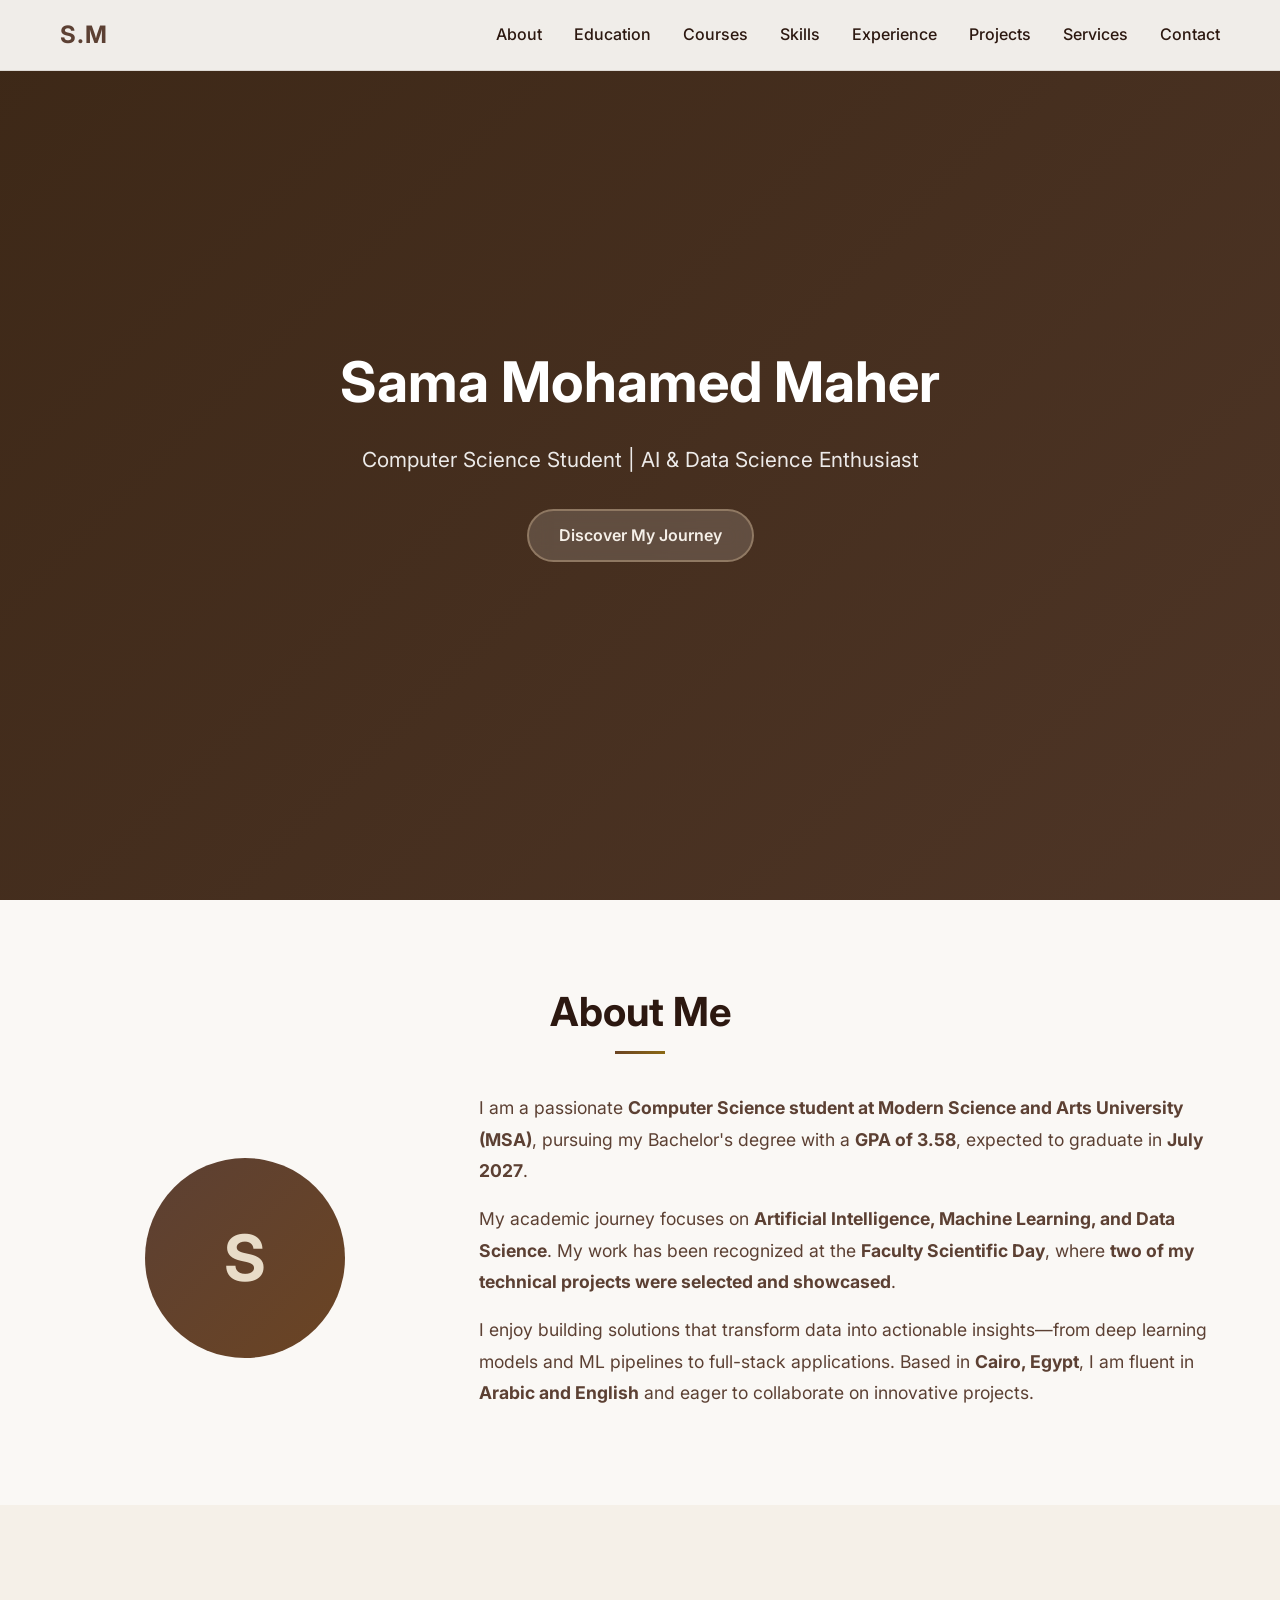
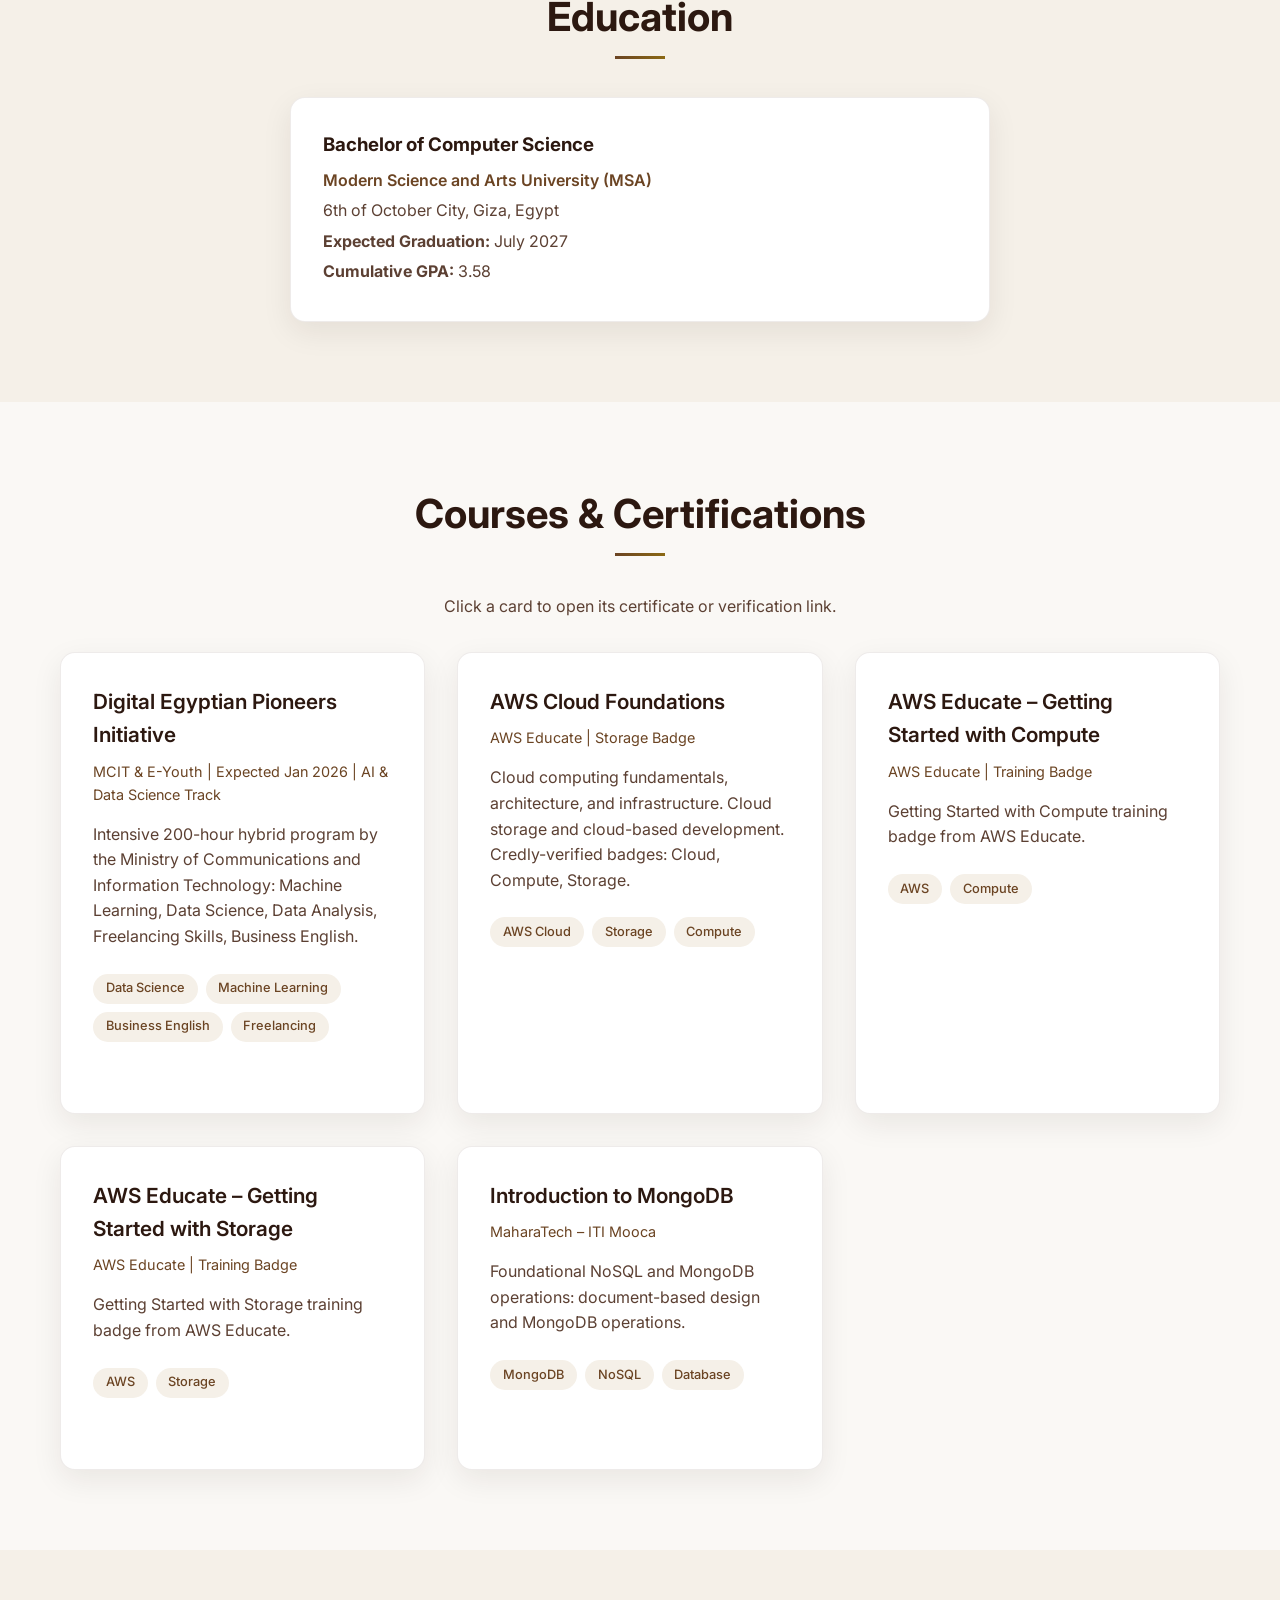
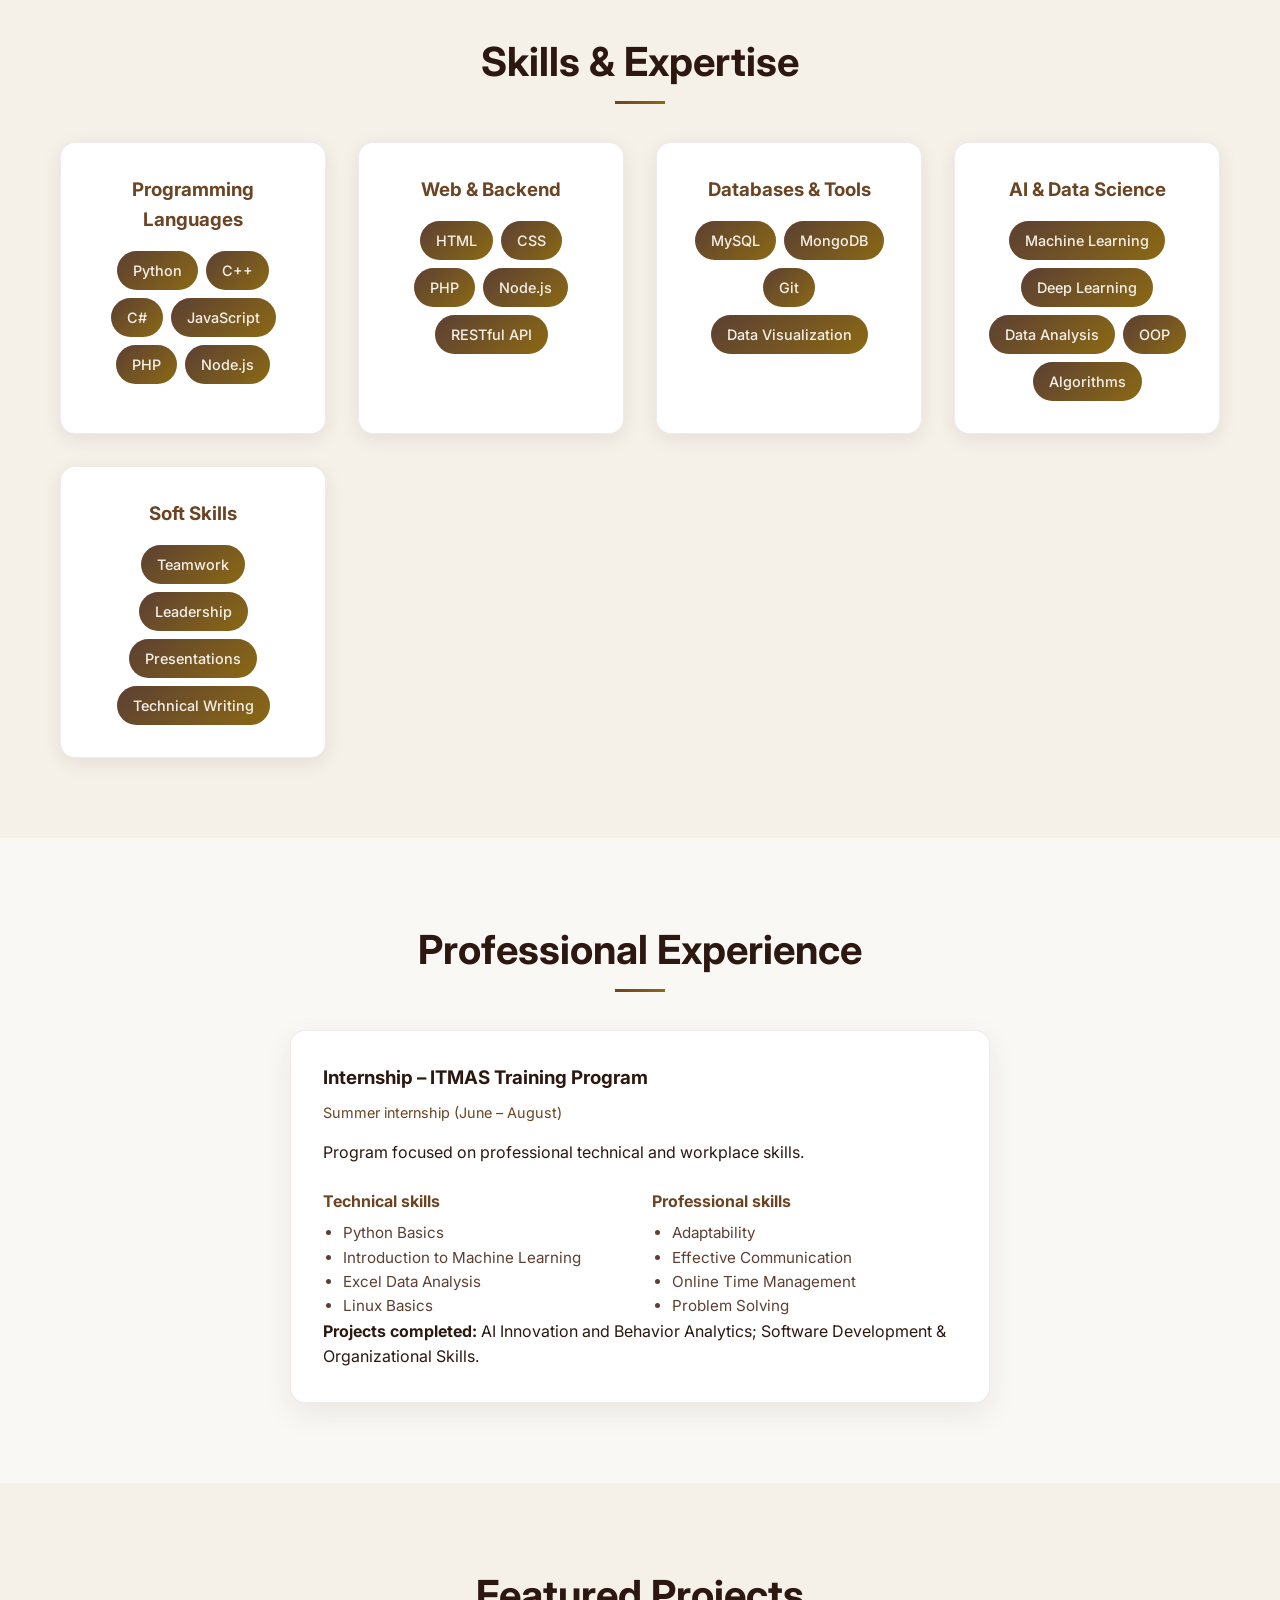
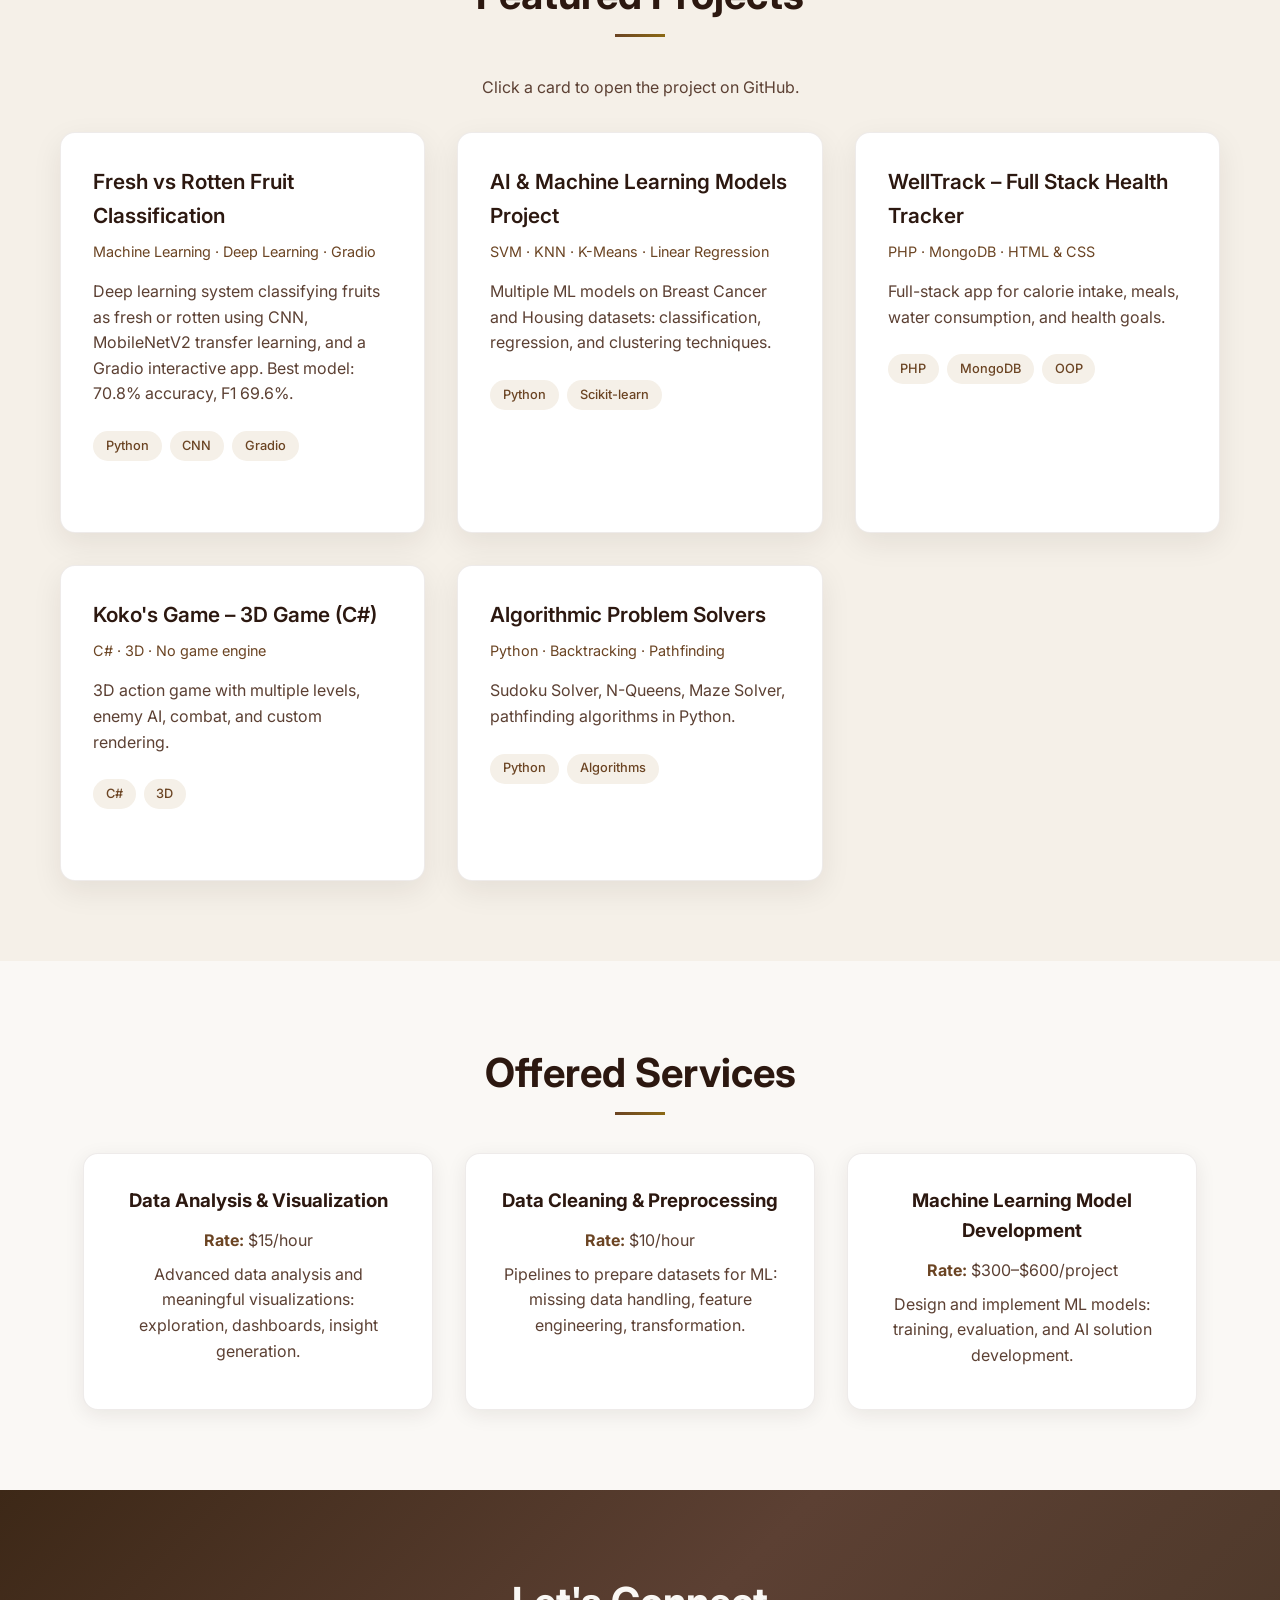
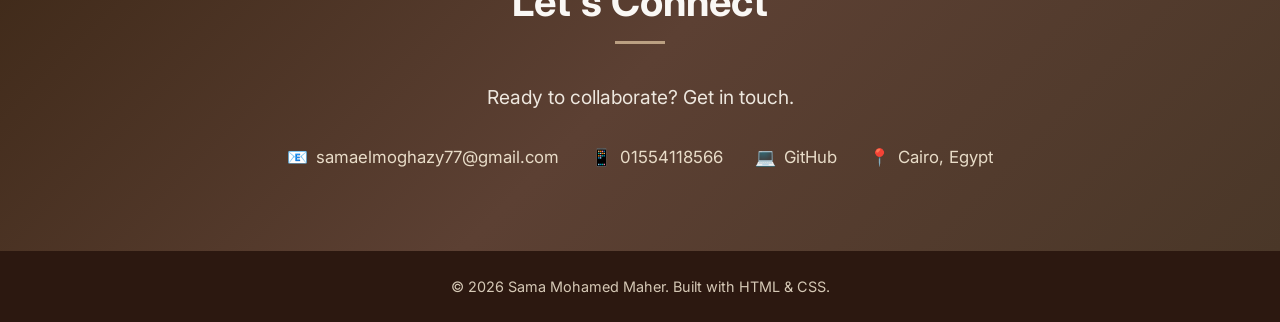
<file: index.html>
<!DOCTYPE html>
<html lang="en">
<head>
  <meta charset="UTF-8" />
  <meta name="viewport" content="width=device-width, initial-scale=1" />
  <title>Sama Mohamed Maher | CS Student Portfolio</title>
  <link rel="stylesheet" href="style.css" />
  <link rel="preconnect" href="https://fonts.googleapis.com" />
  <link rel="preconnect" href="https://fonts.gstatic.com" crossorigin />
  <link href="https://fonts.googleapis.com/css2?family=Inter:wght@400;500;600;700&display=swap" rel="stylesheet" />
</head>
<body>
  <header>
    <nav class="container">
      <div class="logo">S.M</div>
      <ul class="nav-links">
        <li><a href="#about">About</a></li>
        <li><a href="#education">Education</a></li>
        <li><a href="#courses">Courses</a></li>
        <li><a href="#skills">Skills</a></li>
        <li><a href="#experience">Experience</a></li>
        <li><a href="#projects">Projects</a></li>
        <li><a href="#services">Services</a></li>
        <li><a href="#contact">Contact</a></li>
      </ul>
    </nav>
  </header>

  <section class="hero">
    <div class="hero-content">
      <h1>Sama Mohamed Maher</h1>
      <p>Computer Science Student | AI & Data Science Enthusiast</p>
      <a href="#about" class="cta-button">Discover My Journey</a>
    </div>
  </section>

  <section id="about" class="section">
    <div class="container">
      <h2 class="section-title fade-in">About Me</h2>
      <div class="about-grid fade-in">
        <div class="about-image">S</div>
        <div class="about-text">
          <p>I am a passionate <strong>Computer Science student at Modern Science and Arts University (MSA)</strong>, pursuing my Bachelor's degree with a <strong>GPA of 3.58</strong>, expected to graduate in <strong>July 2027</strong>.</p>
          <p>My academic journey focuses on <strong>Artificial Intelligence, Machine Learning, and Data Science</strong>. My work has been recognized at the <strong>Faculty Scientific Day</strong>, where <strong>two of my technical projects were selected and showcased</strong>.</p>
          <p>I enjoy building solutions that transform data into actionable insights—from deep learning models and ML pipelines to full-stack applications. Based in <strong>Cairo, Egypt</strong>, I am fluent in <strong>Arabic and English</strong> and eager to collaborate on innovative projects.</p>
        </div>
      </div>
    </div>
  </section>

  <section id="education" class="section">
    <div class="container">
      <h2 class="section-title fade-in">Education</h2>
      <div class="education-card fade-in">
        <h3>Bachelor of Computer Science</h3>
        <p class="org">Modern Science and Arts University (MSA)</p>
        <p>6th of October City, Giza, Egypt</p>
        <p><strong>Expected Graduation:</strong> July 2027</p>
        <p><strong>Cumulative GPA:</strong> 3.58</p>
      </div>
    </div>
  </section>

  <section id="courses" class="section">
    <div class="container">
      <h2 class="section-title fade-in">Courses & Certifications</h2>
      <p style="text-align: center; color: #5c4033; margin-bottom: 1.5rem;">Click a card to open its certificate or verification link.</p>
      <div class="projects-grid fade-in">
        <div class="project-card clickable certificate-card" data-cert-url="https://www.mcit.gov.eg">
          <div class="project-content">
            <h3 class="project-title">Digital Egyptian Pioneers Initiative</h3>
            <p class="project-meta">MCIT & E-Youth | Expected Jan 2026 | AI & Data Science Track</p>
            <p class="project-description">
              Intensive 200-hour hybrid program by the Ministry of Communications and Information Technology: Machine Learning, Data Science, Data Analysis, Freelancing Skills, Business English.
            </p>
            <div class="project-tech">
              <span class="tech-tag">Data Science</span>
              <span class="tech-tag">Machine Learning</span>
              <span class="tech-tag">Business English</span>
              <span class="tech-tag">Freelancing</span>
            </div>
            <div class="view-certificate">Click to verify / learn more →</div>
          </div>
        </div>

        <div class="project-card clickable certificate-card" data-cert-url="https://www.credly.com/badges/8c168a07-f791-4187-acb3-7cbfc19a4a2e/public_url">
          <div class="project-content">
            <h3 class="project-title">AWS Cloud Foundations</h3>
            <p class="project-meta">AWS Educate | Storage Badge</p>
            <p class="project-description">
              Cloud computing fundamentals, architecture, and infrastructure. Cloud storage and cloud-based development. Credly-verified badges: Cloud, Compute, Storage.
            </p>
            <div class="project-tech">
              <span class="tech-tag">AWS Cloud</span>
              <span class="tech-tag">Storage</span>
              <span class="tech-tag">Compute</span>
            </div>
            <div class="view-certificate">Click to verify certificate →</div>
          </div>
        </div>

        <div class="project-card clickable certificate-card" data-cert-url="https://www.credly.com/badges/9d12c11e-4e0c-42b4-9136-401072c780f7/public_url">
          <div class="project-content">
            <h3 class="project-title">AWS Educate – Getting Started with Compute</h3>
            <p class="project-meta">AWS Educate | Training Badge</p>
            <p class="project-description">
              Getting Started with Compute training badge from AWS Educate.
            </p>
            <div class="project-tech">
              <span class="tech-tag">AWS</span>
              <span class="tech-tag">Compute</span>
            </div>
            <div class="view-certificate">Click to verify certificate →</div>
          </div>
        </div>

        <div class="project-card clickable certificate-card" data-cert-url="https://www.credly.com/badges/8f61fd20-d05f-4a5c-b2da-2e54b17004f4/public_url">
          <div class="project-content">
            <h3 class="project-title">AWS Educate – Getting Started with Storage</h3>
            <p class="project-meta">AWS Educate | Training Badge</p>
            <p class="project-description">
              Getting Started with Storage training badge from AWS Educate.
            </p>
            <div class="project-tech">
              <span class="tech-tag">AWS</span>
              <span class="tech-tag">Storage</span>
            </div>
            <div class="view-certificate">Click to verify certificate →</div>
          </div>
        </div>

        <div class="project-card clickable certificate-card" data-cert-url="https://www.maharatech.gov.eg">
          <div class="project-content">
            <h3 class="project-title">Introduction to MongoDB</h3>
            <p class="project-meta">MaharaTech – ITI Mooca</p>
            <p class="project-description">
              Foundational NoSQL and MongoDB operations: document-based design and MongoDB operations.
            </p>
            <div class="project-tech">
              <span class="tech-tag">MongoDB</span>
              <span class="tech-tag">NoSQL</span>
              <span class="tech-tag">Database</span>
            </div>
            <div class="view-certificate">Click to verify / learn more →</div>
          </div>
        </div>
      </div>
    </div>
  </section>

  <section id="skills" class="section">
    <div class="container">
      <h2 class="section-title fade-in">Skills & Expertise</h2>
      <div class="skills-grid fade-in">
        <div class="skill-category">
          <h3>Programming Languages</h3>
          <div class="skill-tags">
            <span class="skill-tag">Python</span>
            <span class="skill-tag">C++</span>
            <span class="skill-tag">C#</span>
            <span class="skill-tag">JavaScript</span>
            <span class="skill-tag">PHP</span>
            <span class="skill-tag">Node.js</span>
          </div>
        </div>
        <div class="skill-category">
          <h3>Web & Backend</h3>
          <div class="skill-tags">
            <span class="skill-tag">HTML</span>
            <span class="skill-tag">CSS</span>
            <span class="skill-tag">PHP</span>
            <span class="skill-tag">Node.js</span>
            <span class="skill-tag">RESTful API</span>
          </div>
        </div>
        <div class="skill-category">
          <h3>Databases & Tools</h3>
          <div class="skill-tags">
            <span class="skill-tag">MySQL</span>
            <span class="skill-tag">MongoDB</span>
            <span class="skill-tag">Git</span>
            <span class="skill-tag">Data Visualization</span>
          </div>
        </div>
        <div class="skill-category">
          <h3>AI & Data Science</h3>
          <div class="skill-tags">
            <span class="skill-tag">Machine Learning</span>
            <span class="skill-tag">Deep Learning</span>
            <span class="skill-tag">Data Analysis</span>
            <span class="skill-tag">OOP</span>
            <span class="skill-tag">Algorithms</span>
          </div>
        </div>
        <div class="skill-category">
          <h3>Soft Skills</h3>
          <div class="skill-tags">
            <span class="skill-tag">Teamwork</span>
            <span class="skill-tag">Leadership</span>
            <span class="skill-tag">Presentations</span>
            <span class="skill-tag">Technical Writing</span>
          </div>
        </div>
      </div>
    </div>
  </section>

  <section id="experience" class="section">
    <div class="container">
      <h2 class="section-title fade-in">Professional Experience</h2>
      <div class="experience-card fade-in">
        <h3>Internship – ITMAS Training Program</h3>
        <p class="project-meta">Summer internship (June – August)</p>
        <p>Program focused on professional technical and workplace skills.</p>
        <div class="two-col">
          <div>
            <h4>Technical skills</h4>
            <ul>
              <li>Python Basics</li>
              <li>Introduction to Machine Learning</li>
              <li>Excel Data Analysis</li>
              <li>Linux Basics</li>
            </ul>
          </div>
          <div>
            <h4>Professional skills</h4>
            <ul>
              <li>Adaptability</li>
              <li>Effective Communication</li>
              <li>Online Time Management</li>
              <li>Problem Solving</li>
            </ul>
          </div>
        </div>
        <p><strong>Projects completed:</strong> AI Innovation and Behavior Analytics; Software Development & Organizational Skills.</p>
      </div>
    </div>
  </section>

  <section id="projects" class="section">
    <div class="container">
      <h2 class="section-title fade-in">Featured Projects</h2>
      <p style="text-align: center; color: #5c4033; margin-bottom: 1.5rem;">Click a card to open the project on GitHub.</p>
      <div class="projects-grid fade-in">
        <div class="project-card clickable" data-github-url="https://github.com/sama7705/fresh-rotten-fruit-classification">
          <div class="project-content">
            <h3 class="project-title">Fresh vs Rotten Fruit Classification</h3>
            <p class="project-meta">Machine Learning · Deep Learning · Gradio</p>
            <p class="project-description">
              Deep learning system classifying fruits as fresh or rotten using CNN, MobileNetV2 transfer learning, and a Gradio interactive app. Best model: 70.8% accuracy, F1 69.6%.
            </p>
            <div class="project-tech">
              <span class="tech-tag">Python</span>
              <span class="tech-tag">CNN</span>
              <span class="tech-tag">Gradio</span>
            </div>
            <div class="view-project">Click to view on GitHub →</div>
          </div>
        </div>

        <div class="project-card clickable" data-github-url="https://github.com/sama7705/ml-models-project">
          <div class="project-content">
            <h3 class="project-title">AI & Machine Learning Models Project</h3>
            <p class="project-meta">SVM · KNN · K-Means · Linear Regression</p>
            <p class="project-description">
              Multiple ML models on Breast Cancer and Housing datasets: classification, regression, and clustering techniques.
            </p>
            <div class="project-tech">
              <span class="tech-tag">Python</span>
              <span class="tech-tag">Scikit-learn</span>
            </div>
            <div class="view-project">Click to view on GitHub →</div>
          </div>
        </div>

        <div class="project-card clickable" data-github-url="https://github.com/sama7705/welltrack">
          <div class="project-content">
            <h3 class="project-title">WellTrack – Full Stack Health Tracker</h3>
            <p class="project-meta">PHP · MongoDB · HTML & CSS</p>
            <p class="project-description">
              Full-stack app for calorie intake, meals, water consumption, and health goals.
            </p>
            <div class="project-tech">
              <span class="tech-tag">PHP</span>
              <span class="tech-tag">MongoDB</span>
              <span class="tech-tag">OOP</span>
            </div>
            <div class="view-project">Click to view on GitHub →</div>
          </div>
        </div>

        <div class="project-card clickable" data-github-url="https://github.com/sama7705/kokos-game">
          <div class="project-content">
            <h3 class="project-title">Koko's Game – 3D Game (C#)</h3>
            <p class="project-meta">C# · 3D · No game engine</p>
            <p class="project-description">
              3D action game with multiple levels, enemy AI, combat, and custom rendering.
            </p>
            <div class="project-tech">
              <span class="tech-tag">C#</span>
              <span class="tech-tag">3D</span>
            </div>
            <div class="view-project">Click to view on GitHub →</div>
          </div>
        </div>

        <div class="project-card clickable" data-github-url="https://github.com/sama7705/algorithmic-solvers">
          <div class="project-content">
            <h3 class="project-title">Algorithmic Problem Solvers</h3>
            <p class="project-meta">Python · Backtracking · Pathfinding</p>
            <p class="project-description">
              Sudoku Solver, N-Queens, Maze Solver, pathfinding algorithms in Python.
            </p>
            <div class="project-tech">
              <span class="tech-tag">Python</span>
              <span class="tech-tag">Algorithms</span>
            </div>
            <div class="view-project">Click to view on GitHub →</div>
          </div>
        </div>
      </div>
    </div>
  </section>

  <section id="services" class="section">
    <div class="container">
      <h2 class="section-title fade-in">Offered Services</h2>
      <div class="activities-section fade-in">
        <div class="activity-card">
          <h3>Data Analysis & Visualization</h3>
          <p><strong class="rate">Rate:</strong> $15/hour</p>
          <p>Advanced data analysis and meaningful visualizations: exploration, dashboards, insight generation.</p>
        </div>
        <div class="activity-card">
          <h3>Data Cleaning & Preprocessing</h3>
          <p><strong class="rate">Rate:</strong> $10/hour</p>
          <p>Pipelines to prepare datasets for ML: missing data handling, feature engineering, transformation.</p>
        </div>
        <div class="activity-card">
          <h3>Machine Learning Model Development</h3>
          <p><strong class="rate">Rate:</strong> $300–$600/project</p>
          <p>Design and implement ML models: training, evaluation, and AI solution development.</p>
        </div>
      </div>
    </div>
  </section>

  <section id="contact" class="section contact">
    <div class="container">
      <h2 class="section-title">Let's Connect</h2>
      <p>Ready to collaborate? Get in touch.</p>
      <div class="contact-info">
        <a href="mailto:samaelmoghazy77@gmail.com" class="contact-item">
          <span>📧</span>
          <span>samaelmoghazy77@gmail.com</span>
        </a>
        <a href="tel:+201554118566" class="contact-item">
          <span>📱</span>
          <span>01554118566</span>
        </a>
        <a href="https://github.com/sama7705" class="contact-item" target="_blank" rel="noopener">
          <span>💻</span>
          <span>GitHub</span>
        </a>
        <div class="contact-item" style="cursor: default;">
          <span>📍</span>
          <span>Cairo, Egypt</span>
        </div>
      </div>
    </div>
  </section>

  <footer class="footer">
    <p>© 2026 Sama Mohamed Maher. Built with HTML & CSS.</p>
  </footer>

  <script src="script.js"></script>
</body>
</html>
</file>
<file: style.css>
* {
  margin: 0;
  padding: 0;
  box-sizing: border-box;
}

body {
  font-family: 'Inter', -apple-system, BlinkMacSystemFont, sans-serif;
  line-height: 1.6;
  color: #2c1810;
  scroll-behavior: smooth;
  background: linear-gradient(135deg, #3d2817 0%, #5c4033 50%, #4a3728 100%);
  min-height: 100vh;
}

.container {
  max-width: 1200px;
  margin: 0 auto;
  padding: 0 20px;
}

/* Header */
header {
  position: fixed;
  top: 0;
  width: 100%;
  background: rgba(250, 248, 245, 0.95);
  backdrop-filter: blur(10px);
  z-index: 1000;
  padding: 1rem 0;
  transition: all 0.3s ease;
  border-bottom: 1px solid rgba(92, 64, 51, 0.12);
}

nav {
  display: flex;
  justify-content: space-between;
  align-items: center;
}

.logo {
  font-size: 1.5rem;
  font-weight: 700;
  color: #5c4033;
  letter-spacing: 0.05em;
}

.nav-links {
  display: flex;
  list-style: none;
  gap: 2rem;
}

.nav-links a {
  text-decoration: none;
  color: #2c1810;
  font-weight: 500;
  transition: color 0.3s ease;
}

.nav-links a:hover {
  color: #8b6914;
}

/* Hero */
.hero {
  height: 100vh;
  display: flex;
  align-items: center;
  justify-content: center;
  text-align: center;
  color: white;
  position: relative;
}

.hero-content {
  animation: fadeInUp 1s ease;
  margin-left: 3%;
  margin-right: 3%;
}

.hero h1 {
  font-size: 3.5rem;
  margin-bottom: 1rem;
  font-weight: 700;
}

.hero p {
  font-size: 1.3rem;
  margin-bottom: 2rem;
  opacity: 0.9;
}

.cta-button {
  display: inline-block;
  padding: 12px 30px;
  background: rgba(255, 255, 255, 0.15);
  color: #f5f0e8;
  text-decoration: none;
  border-radius: 50px;
  border: 2px solid rgba(212, 184, 150, 0.4);
  font-weight: 600;
  transition: all 0.3s ease;
  backdrop-filter: blur(10px);
}

.cta-button:hover {
  background: rgba(212, 184, 150, 0.25);
  color: #faf8f5;
  transform: translateY(-2px);
}

/* Sections */
.section {
  padding: 5rem 0;
  background: #faf8f5;
}

.section:nth-child(even) {
  background: #f5f0e8;
}

.section-title {
  text-align: center;
  font-size: 2.5rem;
  margin-bottom: 3rem;
  color: #2c1810;
  position: relative;
}

.section-title::after {
  content: '';
  position: absolute;
  bottom: -10px;
  left: 50%;
  transform: translateX(-50%);
  width: 50px;
  height: 3px;
  background: linear-gradient(90deg, #6b4423, #8b6914);
}

/* About */
.about-grid {
  display: grid;
  grid-template-columns: 1fr 2fr;
  gap: 3rem;
  align-items: center;
}

.about-text {
  font-size: 1.1rem;
  line-height: 1.8;
  color: #5c4033;
}

.about-text p {
  margin-bottom: 1rem;
}

.about-image {
  width: 200px;
  height: 200px;
  border-radius: 50%;
  background: linear-gradient(135deg, #5c4033, #6b4423);
  margin: 0 auto;
  display: flex;
  align-items: center;
  justify-content: center;
  font-size: 4rem;
  color: #e8dcc8;
  font-weight: bold;
}

/* Education */
.education-card {
  background: #fff;
  padding: 2rem;
  border-radius: 15px;
  box-shadow: 0 10px 30px rgba(44, 24, 16, 0.08);
  transition: transform 0.3s ease;
  max-width: 700px;
  margin: 0 auto;
  border: 1px solid rgba(92, 64, 51, 0.1);
}

.education-card:hover {
  transform: translateY(-5px);
}

.education-card h3 {
  color: #2c1810;
  margin-bottom: 0.5rem;
}

.education-card p {
  color: #5c4033;
  margin-bottom: 0.3rem;
}

.education-card .org {
  color: #6b4423;
  font-weight: 600;
}

/* Certificates – each card has its own link */
.projects-grid {
  display: grid;
  grid-template-columns: repeat(auto-fit, minmax(350px, 1fr));
  gap: 2rem;
  margin-top: 2rem;
}

.project-card {
  background: #fff;
  border-radius: 15px;
  overflow: hidden;
  box-shadow: 0 10px 30px rgba(44, 24, 16, 0.08);
  transition: all 0.3s ease;
  position: relative;
  border: 1px solid rgba(92, 64, 51, 0.1);
}

.project-card:hover {
  transform: translateY(-10px);
  box-shadow: 0 20px 40px rgba(44, 24, 16, 0.12);
}

.project-card.clickable {
  cursor: pointer;
}

.project-card.clickable::after {
  content: '';
  position: absolute;
  top: 0;
  left: 0;
  right: 0;
  bottom: 0;
  background: linear-gradient(135deg, rgba(107, 68, 35, 0.06), rgba(139, 105, 20, 0.08));
  opacity: 0;
  transition: opacity 0.3s ease;
}

.project-card.clickable:hover::after {
  opacity: 1;
}

.project-content {
  padding: 2rem;
  position: relative;
  z-index: 1;
}

.project-title {
  font-size: 1.3rem;
  font-weight: 600;
  color: #2c1810;
  margin-bottom: 0.5rem;
}

.project-meta {
  color: #6b4423;
  font-size: 0.9rem;
  margin-bottom: 1rem;
}

.project-description {
  margin-bottom: 1.5rem;
  line-height: 1.6;
  color: #5c4033;
}

.project-tech {
  display: flex;
  flex-wrap: wrap;
  gap: 0.5rem;
  margin-bottom: 1rem;
}

.tech-tag {
  background: #f5f0e8;
  color: #6b4423;
  padding: 0.3rem 0.8rem;
  border-radius: 15px;
  font-size: 0.8rem;
  font-weight: 500;
}

.view-project {
  color: #8b6914;
  font-weight: 600;
  font-size: 0.9rem;
  margin-top: 1rem;
  opacity: 0;
  transition: opacity 0.3s ease;
}

.project-card.clickable:hover .view-project {
  opacity: 1;
}

.view-certificate {
  color: #8b6914;
  font-weight: 600;
  font-size: 0.9rem;
  margin-top: 1rem;
  opacity: 0;
  transition: opacity 0.3s ease;
}

.certificate-card:hover .view-certificate {
  opacity: 1;
}

.certificate-card::after {
  content: '🏆';
  position: absolute;
  top: 1rem;
  right: 1rem;
  font-size: 1.5rem;
  opacity: 0;
  transition: opacity 0.3s ease;
  z-index: 2;
}

.certificate-card:hover::after {
  opacity: 1;
}

/* Skills */
.skills-grid {
  display: grid;
  grid-template-columns: repeat(auto-fit, minmax(250px, 1fr));
  gap: 2rem;
  margin-top: 2rem;
}

.skill-category {
  background: #fff;
  padding: 2rem;
  border-radius: 15px;
  box-shadow: 0 5px 20px rgba(44, 24, 16, 0.08);
  text-align: center;
  border: 1px solid rgba(92, 64, 51, 0.1);
}

.skill-category h3 {
  color: #6b4423;
  margin-bottom: 1rem;
}

.skill-tags {
  display: flex;
  flex-wrap: wrap;
  gap: 0.5rem;
  justify-content: center;
}

.skill-tag {
  background: linear-gradient(135deg, #5c4033, #8b6914);
  color: #f5f0e8;
  padding: 0.5rem 1rem;
  border-radius: 25px;
  font-size: 0.9rem;
  font-weight: 500;
}

/* Experience */
.experience-card {
  background: #fff;
  padding: 2rem;
  border-radius: 15px;
  box-shadow: 0 10px 30px rgba(44, 24, 16, 0.08);
  max-width: 700px;
  margin: 0 auto;
  transition: transform 0.3s ease;
  border: 1px solid rgba(92, 64, 51, 0.1);
}

.experience-card:hover {
  transform: translateY(-5px);
}

.experience-card h3 {
  color: #2c1810;
  margin-bottom: 0.5rem;
}

.experience-card h4 {
  font-size: 1rem;
  color: #6b4423;
  margin: 1rem 0 0.4rem;
}

.experience-card ul {
  padding-left: 1.25rem;
  color: #5c4033;
  font-size: 0.95rem;
}

.experience-card .two-col {
  display: grid;
  grid-template-columns: repeat(auto-fit, minmax(200px, 1fr));
  gap: 1.5rem;
  margin-top: 0.5rem;
}

/* Services */
.activities-section {
  text-align: center;
  display: flex;
  flex-wrap: wrap;
  gap: 2rem;
  justify-content: center;
}

.activity-card {
  background: #fff;
  padding: 2rem;
  border-radius: 15px;
  box-shadow: 0 5px 20px rgba(44, 24, 16, 0.08);
  max-width: 350px;
  margin: 0;
  position: relative;
  overflow: hidden;
  flex: 1 1 300px;
  transition: transform 0.3s ease;
  border: 1px solid rgba(92, 64, 51, 0.1);
}

.activity-card:hover {
  transform: translateY(-5px);
}

.activity-card h3 {
  color: #2c1810;
  margin-bottom: 0.75rem;
}

.activity-card p {
  color: #5c4033;
  margin-bottom: 0.5rem;
}

.activity-card .rate {
  color: #6b4423;
  font-weight: 700;
}

/* Contact */
.section.contact {
  background: linear-gradient(135deg, #3d2817 0%, #5c4033 50%, #4a3728 100%);
  color: #f5f0e8;
  text-align: center;
}

.section.contact .section-title {
  color: #faf8f5;
}

.section.contact .section-title::after {
  background: rgba(212, 184, 150, 0.8);
}

.section.contact p {
  color: rgba(245, 240, 232, 0.95);
  font-size: 1.2rem;
  margin-bottom: 2rem;
}

.contact-info {
  display: flex;
  justify-content: center;
  gap: 2rem;
  margin-top: 2rem;
  flex-wrap: wrap;
}

.contact-item {
  display: flex;
  align-items: center;
  gap: 0.5rem;
  color: #e8dcc8;
  text-decoration: none;
  transition: opacity 0.3s ease;
  font-size: 1.05rem;
}

.contact-item:hover {
  color: #f5f0e8;
  opacity: 0.95;
}

/* Footer */
.footer {
  text-align: center;
  padding: 1.5rem;
  background: #2c1810;
  color: rgba(232, 220, 200, 0.9);
  font-size: 0.9rem;
}

/* Animations */
@keyframes fadeInUp {
  from {
    opacity: 0;
    transform: translateY(30px);
  }
  to {
    opacity: 1;
    transform: translateY(0);
  }
}

.fade-in {
  opacity: 0;
  transform: translateY(30px);
  transition: all 0.6s ease;
}

.fade-in.visible {
  opacity: 1;
  transform: translateY(0);
}

/* Responsive */
@media (max-width: 768px) {
  .hero h1 {
    font-size: 2.5rem;
  }

  .about-grid {
    grid-template-columns: 1fr;
    text-align: center;
  }

  .nav-links {
    display: none;
  }

  .projects-grid {
    grid-template-columns: 1fr;
  }
}

@media (min-width: 900px) {
  .activities-section {
    flex-wrap: nowrap;
  }
}
</file>
